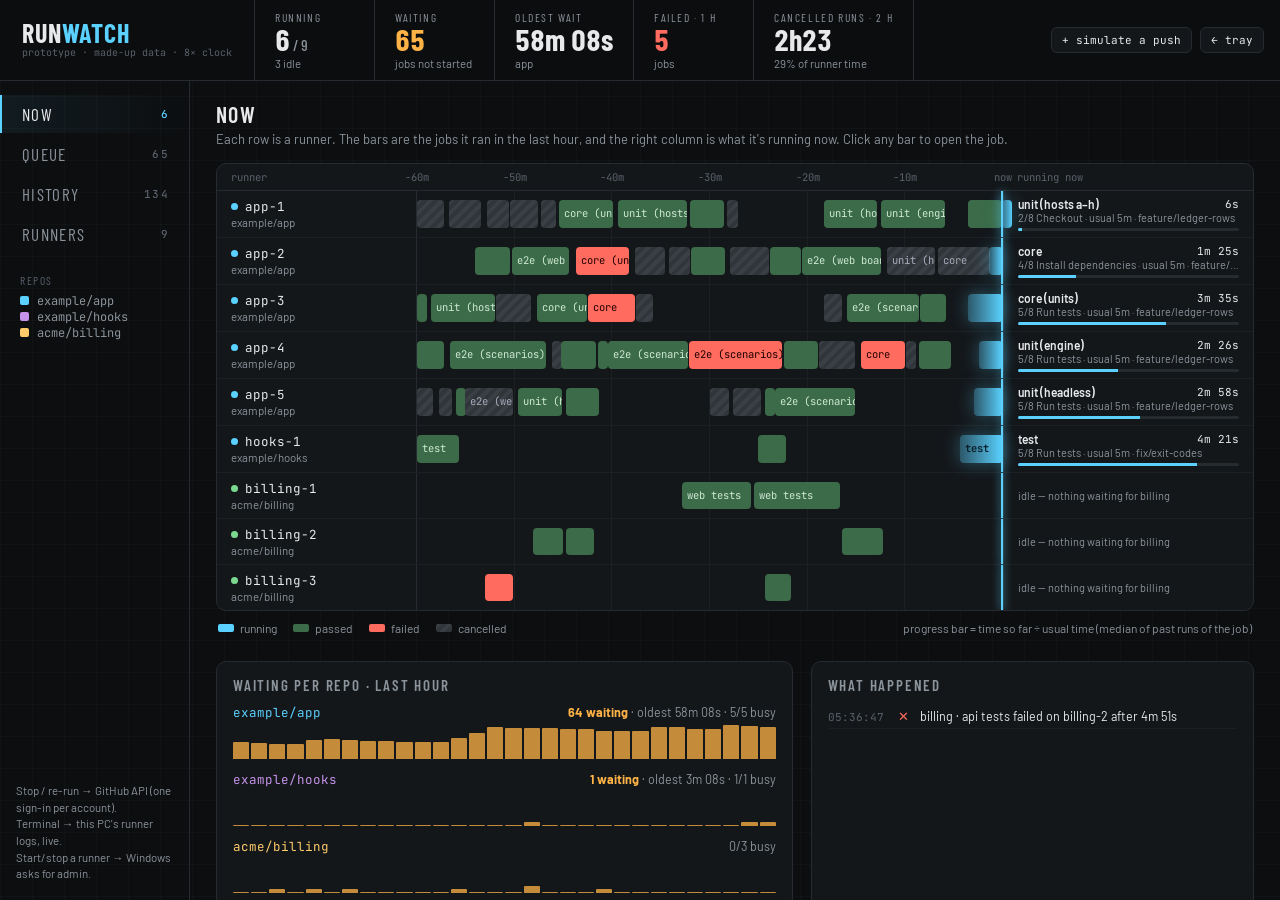
<file: prototype/dashboard.html>
<!doctype html>
<html lang="en">
<head>
<meta charset="utf-8">
<title>Runwatch — dashboard</title>
<link rel="preconnect" href="https://fonts.googleapis.com">
<link href="https://fonts.googleapis.com/css2?family=Barlow:wght@400;500;600&family=Barlow+Condensed:wght@500;600;700&family=JetBrains+Mono:wght@400;500&display=swap" rel="stylesheet">
<style>
  :root{
    --bg:#0c0e10; --panel:#14171a; --panel2:#1a1e22; --line:#262b31; --ink:#e7e9ea; --dim:#8b939b; --faint:#59616a;
    --run:#5ad1ff; --ok:#7bd88f; --bad:#ff6b5e; --wait:#ffb347; --cancel:#6d737b;
    --mono:'JetBrains Mono',ui-monospace,monospace; --cond:'Barlow Condensed',sans-serif; --body:'Barlow',sans-serif;
  }
  *{box-sizing:border-box}
  html,body{height:100%}
  body{margin:0;background:var(--bg);color:var(--ink);font-family:var(--body);font-size:14px;display:grid;grid-template-rows:auto 1fr;
    background-image:linear-gradient(rgba(255,255,255,.018) 1px,transparent 1px),linear-gradient(90deg,rgba(255,255,255,.018) 1px,transparent 1px);background-size:32px 32px}
  /* top */
  .top{display:flex;align-items:stretch;border-bottom:1px solid var(--line);background:rgba(12,14,16,.92);backdrop-filter:blur(8px);position:sticky;top:0;z-index:5}
  .brand{padding:12px 22px;border-right:1px solid var(--line);display:flex;flex-direction:column;justify-content:center}
  .brand h1{margin:0;font-family:var(--cond);font-weight:700;font-size:26px;letter-spacing:.04em;text-transform:uppercase;line-height:1}
  .brand h1 span{color:var(--run)}
  .brand small{font-family:var(--mono);font-size:10px;color:var(--faint)}
  .facts{display:flex;flex:1}
  .fact{padding:10px 20px;border-right:1px solid var(--line);min-width:120px}
  .fact .k{font-family:var(--cond);font-size:11.5px;letter-spacing:.14em;text-transform:uppercase;color:var(--dim)}
  .fact .v{font-family:var(--cond);font-weight:700;font-size:30px;line-height:1.05;font-variant-numeric:tabular-nums}
  .fact .v small{font-size:15px;color:var(--dim);font-weight:500}
  .fact .s{font-size:11.5px;color:var(--dim)}
  .tools{display:flex;align-items:center;gap:8px;padding:0 16px}
  .btn{all:unset;cursor:pointer;font-family:var(--mono);font-size:11px;border:1px solid var(--line);border-radius:6px;padding:5px 10px;color:var(--ink);background:var(--panel);white-space:nowrap}
  .btn:hover{border-color:var(--ink)}
  .btn.stop{color:var(--bad);border-color:rgba(255,107,94,.4)} .btn.stop:hover{border-color:var(--bad);background:rgba(255,107,94,.08)}
  .btn.go{color:var(--run);border-color:rgba(90,209,255,.4)} .btn.go:hover{border-color:var(--run)}
  .btn.adm::after{content:"admin";font-size:9px;margin-left:6px;padding:0 4px;border-radius:3px;background:#2b3036;color:var(--dim)}
  .main{display:grid;grid-template-columns:190px 1fr;min-height:0}
  nav{border-right:1px solid var(--line);padding:14px 0;display:flex;flex-direction:column;gap:2px}
  nav a{display:flex;justify-content:space-between;padding:9px 20px;color:var(--dim);text-decoration:none;font-family:var(--cond);font-size:17px;letter-spacing:.08em;text-transform:uppercase;border-left:2px solid transparent}
  nav a:hover{color:var(--ink)}
  nav a.on{color:var(--ink);border-left-color:var(--run);background:linear-gradient(90deg,rgba(90,209,255,.07),transparent)}
  nav a b{font-family:var(--mono);font-size:11px;font-weight:500;color:var(--faint);align-self:center}
  nav a.on b{color:var(--run)}
  nav .repoF{margin-top:18px;padding:0 20px;display:flex;flex-direction:column;gap:6px}
  nav .repoF .h{font-family:var(--cond);font-size:11.5px;letter-spacing:.14em;color:var(--faint);text-transform:uppercase}
  nav label{display:flex;gap:8px;align-items:center;font-family:var(--mono);font-size:12px;cursor:pointer;color:var(--dim)}
  nav label i{width:9px;height:9px;border-radius:2px}
  nav .note{margin:auto 16px 4px;font-size:11.5px;color:var(--dim);line-height:1.45}
  section.view{padding:20px 26px 60px;overflow:auto;min-width:0}
  h2{font-family:var(--cond);font-weight:600;font-size:22px;letter-spacing:.06em;text-transform:uppercase;margin:0 0 4px}
  .sub{color:var(--dim);margin:0 0 16px;font-size:13px}
  .hide{display:none!important}

  /* yard timeline */
  .yard{border:1px solid var(--line);border-radius:10px;background:var(--panel);overflow:hidden}
  .yhead{display:grid;grid-template-columns:200px 1fr 250px;border-bottom:1px solid var(--line);font-family:var(--mono);font-size:10.5px;color:var(--faint)}
  .yhead .ticks{position:relative;height:24px}
  .yhead .ticks span{position:absolute;top:6px;transform:translateX(-50%)}
  .lane{display:grid;grid-template-columns:200px 1fr 250px;border-bottom:1px solid rgba(255,255,255,.04);min-height:44px}
  .lane:last-child{border-bottom:0}
  .lane .who{padding:7px 14px;display:flex;flex-direction:column;justify-content:center;border-right:1px solid var(--line)}
  .lane .who .n{font-family:var(--mono);font-size:12.5px;display:flex;align-items:center;gap:7px}
  .lane .who .n i{width:7px;height:7px;border-radius:50%}
  .lane .who .r{font-size:11.5px;color:var(--dim)}
  .track{position:relative;background:repeating-linear-gradient(90deg,transparent 0,transparent calc(16.666% - 1px),rgba(255,255,255,.04) calc(16.666% - 1px),rgba(255,255,255,.04) 16.666%)}
  .seg{position:absolute;top:9px;bottom:9px;border-radius:4px;cursor:pointer;overflow:hidden;font-size:10.5px;font-family:var(--mono);color:#0b0d0f;padding:0 5px;line-height:26px;white-space:nowrap;min-width:2px}
  .seg:hover{filter:brightness(1.2);z-index:2;outline:1px solid #fff}
  .seg.success{background:#3b6b48;color:#cfe9d5}
  .seg.failure{background:var(--bad);color:#200}
  .seg.cancelled{background:repeating-linear-gradient(135deg,#3a3f45 0 4px,#30353a 4px 8px);color:#aab}
  .seg.live{background:linear-gradient(90deg,rgba(90,209,255,.35),var(--run));color:#04161f;font-weight:500;box-shadow:0 0 18px rgba(90,209,255,.35)}
  .nowline{position:absolute;top:0;bottom:0;right:0;width:2px;background:var(--run);box-shadow:0 0 8px var(--run)}
  .lane .cur{padding:6px 14px;border-left:1px solid var(--line);font-size:12px;display:flex;flex-direction:column;justify-content:center;cursor:pointer;min-width:0}
  .lane .cur:hover{background:var(--panel2)}
  .lane .cur .a{display:flex;gap:6px;white-space:nowrap}
  .lane .cur .a b{font-weight:600;overflow:hidden;text-overflow:ellipsis}
  .lane .cur .a span{margin-left:auto;font-family:var(--mono);font-size:11px;font-variant-numeric:tabular-nums}
  .lane .cur .b{color:var(--dim);font-size:11px;white-space:nowrap;overflow:hidden;text-overflow:ellipsis}
  .pbar{height:3px;background:#262b30;border-radius:2px;margin-top:4px;overflow:hidden}
  .pbar i{display:block;height:100%;background:var(--run)}
  .pbar.over i{background:var(--wait)}
  .legend{display:flex;gap:16px;margin:10px 2px 26px;font-size:12px;color:var(--dim)}
  .legend span{display:flex;gap:6px;align-items:center}
  .legend i{width:16px;height:8px;border-radius:2px;display:inline-block}
  .grid2{display:grid;grid-template-columns:1.3fr 1fr;gap:18px}
  .card{border:1px solid var(--line);border-radius:10px;background:var(--panel);padding:14px 16px}
  .card h3{font-family:var(--cond);font-size:15px;letter-spacing:.12em;text-transform:uppercase;color:var(--dim);margin:0 0 10px;font-weight:600}
  .ev{display:grid;grid-template-columns:62px 14px 1fr;gap:8px;font-size:12.5px;padding:4px 0;border-bottom:1px solid rgba(255,255,255,.03);align-items:baseline}
  .ev .t{font-family:var(--mono);font-size:11px;color:var(--faint)}
  .press{display:grid;gap:12px}
  .pr .l{display:flex;justify-content:space-between;font-size:12.5px;margin-bottom:4px}
  .pr .l .nm{font-family:var(--mono)}
  .pr .l .q{color:var(--dim)}
  .pr .l .q b{color:var(--wait)}
  .spark{height:34px;display:flex;align-items:flex-end;gap:2px}
  .spark i{flex:1;background:var(--wait);opacity:.75;border-radius:1px 1px 0 0;min-height:1px}

  /* queue board */
  .board{border:1px solid var(--line);border-radius:10px;overflow:hidden;background:#0a0b0c}
  .board table{width:100%;border-collapse:collapse}
  .board th{font-family:var(--cond);font-weight:600;font-size:12px;letter-spacing:.16em;text-transform:uppercase;color:var(--faint);text-align:left;padding:10px 14px;border-bottom:1px solid var(--line);background:var(--panel)}
  .board td{padding:10px 14px;border-bottom:1px solid rgba(255,255,255,.04);vertical-align:middle}
  .board tr.runrow td{font-family:var(--cond);font-size:19px;letter-spacing:.04em}
  .board tr.runrow:hover{background:rgba(255,179,71,.04)}
  .board .pos{font-family:var(--mono);font-size:12px;color:var(--faint);width:40px}
  .board .waited{font-family:var(--mono);font-size:15px;font-variant-numeric:tabular-nums;color:var(--wait)}
  .board .waited.hot{color:var(--bad)}
  .board .waited.cool{color:var(--ink)}
  .board .rp{font-family:var(--mono);font-size:12px}
  .board .br{font-family:var(--mono);font-size:12.5px;color:var(--ink)}
  .board .jobs{font-family:var(--body);font-size:12px;color:var(--dim);letter-spacing:0;max-width:620px}
  .pill{display:inline-block;font-family:var(--mono);font-size:10.5px;padding:1px 6px;border-radius:99px;border:1px solid var(--line);color:var(--dim);margin:1px 3px 1px 0}
  .pill.q{border-color:rgba(255,179,71,.4);color:var(--wait)}
  .pill.r{border-color:rgba(90,209,255,.5);color:var(--run)}
  .pill.f{border-color:rgba(255,107,94,.5);color:var(--bad)}
  .pill.ok{border-color:rgba(123,216,143,.4);color:var(--ok)}
  .inl{display:flex;gap:6px;align-items:center;justify-content:flex-end}
  .confirm{font-family:var(--body);font-size:12px;letter-spacing:0;color:var(--bad)}

  /* history */
  .tiles{display:grid;grid-template-columns:repeat(5,1fr);gap:12px;margin-bottom:18px}
  .tile{border:1px solid var(--line);border-radius:10px;background:var(--panel);padding:12px 14px}
  .tile .k{font-family:var(--cond);font-size:12px;letter-spacing:.14em;text-transform:uppercase;color:var(--dim)}
  .tile .v{font-family:var(--cond);font-weight:700;font-size:28px;font-variant-numeric:tabular-nums}
  .tile .s{font-size:11.5px;color:var(--dim)}
  .filters{display:flex;gap:6px;margin-bottom:10px}
  .filters .btn.on{border-color:var(--run);color:var(--run)}
  table.hist{width:100%;border-collapse:collapse;font-size:12.5px;background:var(--panel);border:1px solid var(--line);border-radius:10px;overflow:hidden}
  table.hist th{font-family:var(--cond);font-size:12px;letter-spacing:.14em;text-transform:uppercase;color:var(--faint);text-align:left;padding:8px 12px;border-bottom:1px solid var(--line);font-weight:600}
  table.hist td{padding:7px 12px;border-bottom:1px solid rgba(255,255,255,.035)}
  table.hist tr{cursor:pointer} table.hist tbody tr:hover{background:var(--panel2)}
  .num{font-family:var(--mono);font-size:11.5px;font-variant-numeric:tabular-nums;text-align:right}
  .res{font-family:var(--mono);font-size:11px}
  .res.success{color:var(--ok)} .res.failure{color:var(--bad)} .res.cancelled{color:var(--cancel)}
  .wbar{display:inline-block;height:6px;border-radius:2px;background:var(--wait);vertical-align:middle;margin-right:2px;opacity:.8}
  .rbar{display:inline-block;height:6px;border-radius:2px;background:var(--run);vertical-align:middle;opacity:.8}

  /* runners */
  .rgrid{display:grid;grid-template-columns:repeat(auto-fill,minmax(270px,1fr));gap:14px}
  .rc{border:1px solid var(--line);border-radius:10px;background:var(--panel);padding:14px;display:flex;flex-direction:column;gap:8px}
  .rc .h{display:flex;align-items:center;gap:8px}
  .rc .h b{font-family:var(--mono);font-size:14px}
  .rc .h .st{margin-left:auto;font-family:var(--mono);font-size:10.5px;padding:2px 7px;border-radius:99px}
  .st.on{background:rgba(123,216,143,.12);color:var(--ok)} .st.busy{background:rgba(90,209,255,.12);color:var(--run)} .st.off{background:rgba(255,107,94,.12);color:var(--bad)}
  .kv{display:grid;grid-template-columns:auto 1fr;gap:3px 12px;font-size:12px}
  .kv span:nth-child(odd){color:var(--dim)}
  .kv span:nth-child(even){font-family:var(--mono);font-size:11.5px;text-align:right}
  .rc .acts{display:flex;gap:6px;flex-wrap:wrap;margin-top:4px}

  /* drawer */
  .scrim{position:fixed;inset:0;background:rgba(0,0,0,.45);z-index:9}
  .drawer{position:fixed;top:0;right:0;bottom:0;width:min(980px,78vw);background:#0f1214;border-left:1px solid var(--line);z-index:10;display:grid;grid-template-rows:auto auto 1fr;box-shadow:-20px 0 60px rgba(0,0,0,.5);animation:slide .22s ease-out}
  @keyframes slide{from{transform:translateX(40px);opacity:.3}}
  .dh{padding:16px 20px 12px;border-bottom:1px solid var(--line);display:flex;flex-direction:column;gap:10px}
  .dh .t{flex:1;min-width:0}
  .dh h3{margin:0;font-family:var(--cond);font-size:28px;font-weight:700;letter-spacing:.02em;display:flex;gap:10px;align-items:center}
  .dh .meta{font-family:var(--mono);font-size:11.5px;color:var(--dim);margin-top:4px}
  .stat{font-family:var(--mono);font-size:11px;padding:2px 8px;border-radius:99px;font-weight:500}
  .stat.in_progress{background:rgba(90,209,255,.15);color:var(--run)} .stat.queued{background:rgba(255,179,71,.15);color:var(--wait)}
  .stat.success{background:rgba(123,216,143,.15);color:var(--ok)} .stat.failure{background:rgba(255,107,94,.15);color:var(--bad)} .stat.cancelled{background:#22262b;color:var(--dim)}
  .dacts{display:flex;gap:6px;flex-wrap:wrap}
  .times{display:grid;grid-template-columns:repeat(5,1fr);border-bottom:1px solid var(--line)}
  .times div{padding:9px 20px;border-right:1px solid var(--line)}
  .times div:last-child{border-right:0}
  .times .k{font-family:var(--cond);font-size:11px;letter-spacing:.14em;text-transform:uppercase;color:var(--dim)}
  .times .v{font-family:var(--mono);font-size:15px;font-variant-numeric:tabular-nums}
  .dbody{display:grid;grid-template-columns:250px 1fr;min-height:0}
  .steps{border-right:1px solid var(--line);overflow:auto;padding:8px 0}
  .step{display:grid;grid-template-columns:18px 1fr auto;gap:8px;padding:6px 14px;font-size:12.5px;cursor:pointer;align-items:center}
  .step:hover{background:var(--panel2)}
  .step .ic{font-size:12px;text-align:center}
  .step .d{font-family:var(--mono);font-size:11px;color:var(--dim)}
  .step.in_progress{background:rgba(90,209,255,.06)} .step.in_progress .ic{color:var(--run)}
  .step.pending{color:var(--faint)}
  .spin{display:inline-block;width:10px;height:10px;border:2px solid var(--run);border-right-color:transparent;border-radius:50%;animation:sp 1s linear infinite}
  @keyframes sp{to{transform:rotate(360deg)}}
  .term{display:grid;grid-template-rows:auto 1fr;min-height:0;background:#060708}
  .tbar{display:flex;gap:8px;align-items:center;padding:7px 12px;border-bottom:1px solid #1b1f23;font-size:12px;color:var(--dim)}
  .tbar input[type=search]{all:unset;font-family:var(--mono);font-size:11.5px;border:1px solid #23282d;border-radius:5px;padding:3px 8px;width:180px;color:var(--ink)}
  .tbar label{display:flex;gap:5px;align-items:center;cursor:pointer}
  .tbar .src{margin-left:auto;font-family:var(--mono);font-size:10.5px;color:var(--faint)}
  .tout{overflow:auto;font-family:var(--mono);font-size:12px;line-height:1.55;padding:8px 0 30px;color:#cdd5da}
  .ln{display:grid;grid-template-columns:44px auto 1fr;gap:10px;padding:0 14px;white-space:pre-wrap;word-break:break-all}
  .ln:hover{background:#111518}
  .ln .no{color:#3b434b;text-align:right;user-select:none}
  .ln .ts{color:#4c565f;user-select:none}
  .tout.nots .ts{display:none}
  .ln.group{color:#fff;font-weight:500;margin-top:6px}
  .ln.group .tx::before{content:"▾ ";color:var(--run)}
  .ln.cmd .tx{color:var(--run)} .ln.ok .tx{color:#9fd8a9} .ln.err .tx{color:var(--bad)} .ln.warn .tx{color:var(--wait)} .ln.dim .tx{color:#69737c}
  .ln mark{background:rgba(255,179,71,.35);color:inherit}
  .follow{position:absolute;right:30px;bottom:24px}
</style>
</head>
<body>
<div class="top">
  <div class="brand"><h1>Run<span>watch</span></h1><small>prototype · made-up data · 8× clock</small></div>
  <div class="facts" id="facts"></div>
  <div class="tools"><button class="btn" id="push">+ simulate a push</button><a class="btn" href="tray.html" style="text-decoration:none">← tray</a></div>
</div>
<div class="main">
  <nav id="nav">
    <a href="#now" data-v="now">Now <b id="nNow"></b></a>
    <a href="#queue" data-v="queue">Queue <b id="nQueue"></b></a>
    <a href="#history" data-v="history">History <b id="nHist"></b></a>
    <a href="#runners" data-v="runners">Runners <b id="nRun"></b></a>
    <div class="repoF"><div class="h">Repos</div><div id="repoF"></div></div>
    <div class="note">Stop / re-run → GitHub API (one sign-in per account).<br>Terminal → this PC's runner logs, live.<br>Start/stop a runner → Windows asks for admin.</div>
  </nav>
  <section class="view" id="v-now"></section>
  <section class="view hide" id="v-queue"></section>
  <section class="view hide" id="v-history"></section>
  <section class="view hide" id="v-runners"></section>
</div>
<div id="drawerHost"></div>

<script src="mock.js"></script>
<script>
const $ = s => document.querySelector(s);
const esc = s => String(s).replace(/[&<>"]/g, c => ({'&':'&amp;','<':'&lt;','>':'&gt;','"':'&quot;'}[c]));
const F = Sim.fmtDur, FS = Sim.fmtShort, R = Sim.repos;
const WIN = 60 * 60 * 1000;
const repoOn = new Set(Object.keys(R));
let view = 'now', jobOpen = null, confirmRun = null, histFilter = 'all';
const vis = j => repoOn.has(j.repo);
const sec = (a, b) => ((b ?? Sim.now) - a) / 1000;

// ---------- top facts ----------
function renderFacts() {
  const s = Sim.summary();
  const done = Sim.completed().filter(j => Sim.now - j.finishedAt < 2 * 3600e3);
  const wasted = done.filter(j => j.conclusion === 'cancelled').reduce((t, j) => t + sec(j.startedAt, j.finishedAt), 0);
  const busySec = done.reduce((t, j) => t + sec(j.startedAt, j.finishedAt), 0) || 1;
  $('#facts').innerHTML = `
    <div class="fact"><div class="k">Running</div><div class="v">${s.busy}<small> / ${s.total}</small></div><div class="s">${s.total - s.busy} idle${s.online < s.total ? ` · ${s.total - s.online} stopped` : ''}</div></div>
    <div class="fact"><div class="k">Waiting</div><div class="v" style="color:${s.waiting ? 'var(--wait)' : ''}">${s.waiting}</div><div class="s">jobs not started</div></div>
    <div class="fact"><div class="k">Oldest wait</div><div class="v">${s.waiting ? F(s.oldest) : '—'}</div><div class="s">${s.waiting ? Sim.repos[Sim.queued()[0].repo].short : ''}</div></div>
    <div class="fact"><div class="k">Failed · 1 h</div><div class="v" style="color:${s.failedHour ? 'var(--bad)' : ''}">${s.failedHour}</div><div class="s">jobs</div></div>
    <div class="fact"><div class="k">Cancelled runs · 2 h</div><div class="v">${FS(wasted)}</div><div class="s">${Math.round(wasted / busySec * 100)}% of runner time</div></div>`;
  $('#nNow').textContent = s.busy; $('#nQueue').textContent = s.waiting; $('#nRun').textContent = s.total;
  $('#nHist').textContent = Sim.completed().length;
}

// ---------- NOW ----------
function renderNow() {
  const t0 = Sim.now - WIN;
  const x = t => Math.max(0, (t - t0) / WIN * 100);
  const lanes = Sim.runners.filter(r => repoOn.has(r.repo)).map(r => {
    const segs = r.history.filter(h => h.to > t0).map(h => { const j = Sim.jobs.get(h.jobId); const l = x(h.from), w = x(h.to) - l;
      return `<div class="seg ${h.conclusion}" style="left:${l}%;width:${w}%" data-job="${h.jobId}" title="${esc(j.name)} · ${h.conclusion} · ${F((h.to - h.from) / 1000)}">${w > 7 ? esc(j.name) : ''}</div>`; }).join('');
    const j = r.jobId && Sim.jobs.get(r.jobId);
    let live = '', cur = `<div class="cur"><div class="b">${r.service === 'running' ? 'idle — nothing waiting for ' + R[r.repo].short : 'service stopped'}</div></div>`;
    if (j) {
      const l = x(j.startedAt), el = sec(j.startedAt), p = Math.min(100, el / j.usual * 100), st = j.steps[Sim.stepIndex(j)] || {};
      live = `<div class="seg live" style="left:${l}%;width:${100 - l}%" data-job="${j.id}">${100 - l > 7 ? esc(j.name) : ''}</div>`;
      cur = `<div class="cur" data-job="${j.id}"><div class="a"><b>${esc(j.name)}</b><span style="color:${el > j.usual ? 'var(--wait)' : ''}">${F(el)}</span></div>
        <div class="b">${Sim.stepIndex(j) + 1}/${j.steps.length} ${esc(st.name || '')} · usual ${FS(j.usual)} · ${esc(Sim.runs.get(j.runId).branch)}</div>
        <div class="pbar ${el > j.usual ? 'over' : ''}"><i style="width:${p}%"></i></div></div>`;
    }
    const dot = r.service !== 'running' ? 'var(--bad)' : j ? 'var(--run)' : 'var(--ok)';
    return `<div class="lane"><div class="who"><span class="n"><i style="background:${dot}"></i>${r.name}</span><span class="r">${r.repo}</span></div>
      <div class="track">${segs}${live}<div class="nowline"></div></div>${cur}</div>`;
  }).join('');
  const ticks = [60, 50, 40, 30, 20, 10, 0].map((m, i) => `<span style="left:${i / 6 * 100}%">${m ? '−' + m + 'm' : 'now'}</span>`).join('');
  const s = Sim.summary();
  // queue depth per repo over the last hour (reconstructed from queued/started times)
  const press = s.byRepo.filter(r => repoOn.has(r.repo)).map(r => {
    const jobs = [...Sim.jobs.values()].filter(j => j.repo === r.repo);
    const bars = Array.from({ length: 30 }, (_, i) => { const t = t0 + (i + 1) / 30 * WIN; return jobs.filter(j => j.queuedAt <= t && (j.status === 'queued' || (j.startedAt > t))).length; });
    const mx = Math.max(10, ...bars);
    return `<div class="pr"><div class="l"><span class="nm" style="color:${r.color}">${r.repo}</span><span class="q">${r.waiting ? `<b>${r.waiting} waiting</b> · oldest ${F((Sim.now - r.oldest) / 1000)} · ` : ''}${r.busy}/${r.runners} busy</span></div>
      <div class="spark">${bars.map(b => `<i style="height:${b / mx * 100}%"></i>`).join('')}</div></div>`;
  }).join('');
  const icon = { failed: ['✕', 'var(--bad)'], superseded: ['⤳', 'var(--dim)'], cancelled: ['■', 'var(--bad)'], rerun: ['↻', 'var(--run)'], pushed: ['＋', 'var(--wait)'], service: ['⏻', 'var(--dim)'] };
  const evs = Sim.events.filter(e => true).slice(0, 12).map(e => { const [c, col] = icon[e.kind] || ['·', 'var(--dim)'];
    return `<div class="ev"><span class="t">${Sim.clock(e.t)}</span><span style="color:${col}">${c}</span><span>${esc(e.text)}</span></div>`; }).join('');
  $('#v-now').innerHTML = `<h2>Now</h2><p class="sub">Each row is a runner. The bars are the jobs it ran in the last hour, and the right column is what it's running now. Click any bar to open the job.</p>
    <div class="yard"><div class="yhead"><span style="padding:6px 14px">runner</span><div class="ticks">${ticks}</div><span style="padding:6px 14px">running now</span></div>${lanes}</div>
    <div class="legend"><span><i style="background:var(--run)"></i>running</span><span><i style="background:#3b6b48"></i>passed</span><span><i style="background:var(--bad)"></i>failed</span><span><i style="background:repeating-linear-gradient(135deg,#3a3f45 0 4px,#30353a 4px 8px)"></i>cancelled</span><span style="margin-left:auto">progress bar = time so far ÷ usual time (median of past runs of the job)</span></div>
    <div class="grid2"><div class="card"><h3>Waiting per repo · last hour</h3><div class="press">${press}</div></div><div class="card"><h3>What happened</h3>${evs}</div></div>`;
}

// ---------- QUEUE ----------
function renderQueue() {
  const q = Sim.queued().filter(vis);
  const runs = [...new Set(q.map(j => j.runId))].map(id => Sim.runs.get(id));
  const rows = runs.map((run, i) => {
    const jobs = run.jobIds.map(id => Sim.jobs.get(id));
    const wq = jobs.filter(j => j.status === 'queued'), wr = jobs.filter(j => j.status === 'in_progress'), wd = jobs.filter(j => j.status === 'completed');
    const w = sec(Math.min(...wq.map(j => j.queuedAt)));
    const cls = w > 45 * 60 ? 'hot' : w > 15 * 60 ? '' : 'cool';
    const act = confirmRun === run.id
      ? `<span class="confirm">Cancel ${wq.length + wr.length} jobs?</span><button class="btn stop" data-a="yes" data-id="${run.id}">Stop run</button><button class="btn" data-a="no">Keep</button>`
      : `<button class="btn stop" data-a="stop" data-id="${run.id}">■ stop run</button>`;
    return `<tr class="runrow"><td class="pos">${String(i + 1).padStart(2, '0')}</td><td class="waited ${cls}">${F(w)}</td>
      <td><span class="rp" style="color:${R[run.repo].color}">${R[run.repo].short}</span></td>
      <td><span class="br">${esc(run.branch)}</span><div style="font-family:var(--mono);font-size:10.5px;color:var(--faint);letter-spacing:0">#${run.id} · ${run.event}${run.pr ? ' #' + run.pr : ''} · ${run.actor}</div></td>
      <td class="jobs">${wr.length ? `<span class="pill r">${wr.length} running</span>` : ''}<span class="pill q">${wq.length} waiting</span>${wd.length ? `<span class="pill ok">${wd.length} done</span>` : ''}<br>${wq.slice(0, 6).map(j => esc(j.name)).join(' · ')}${wq.length > 6 ? ` · +${wq.length - 6}` : ''}</td>
      <td><div class="inl">${act}</div></td></tr>`;
  }).join('');
  const s = Sim.summary();
  $('#v-queue').innerHTML = `<h2>Queue</h2><p class="sub">Runs with jobs that haven't started, oldest first. Waits turn amber after 15 min and red after 45 min. A runner only takes jobs from its own repo, so the queue is shared only within a repo.</p>
    <div style="display:flex;gap:10px;margin-bottom:14px">${s.byRepo.filter(r => repoOn.has(r.repo)).map(r => `<div class="tile" style="flex:1"><div class="k" style="color:${r.color}">${r.repo}</div><div class="v">${r.waiting}<small style="font-size:14px;color:var(--dim);font-weight:500"> waiting · ${r.busy}/${r.runners} busy</small></div><div class="s">${r.waiting ? 'oldest ' + F((Sim.now - r.oldest) / 1000) : 'nothing waiting'}</div></div>`).join('')}</div>
    <div class="board"><table><thead><tr><th>#</th><th>Waited</th><th>Repo</th><th>Branch · run</th><th>Jobs</th><th></th></tr></thead><tbody>${rows || '<tr><td colspan=6 style="padding:30px;color:var(--dim);text-align:center">Nothing waiting.</td></tr>'}</tbody></table></div>`;
}

// ---------- HISTORY ----------
function median(a) { if (!a.length) return 0; const s = [...a].sort((x, y) => x - y); return s[Math.floor(s.length / 2)]; }
function renderHistory() {
  const all = Sim.completed().filter(vis);
  const list = all.filter(j => histFilter === 'all' || j.conclusion === histFilter);
  const waits = all.map(j => sec(j.queuedAt, j.startedAt)), runs = all.map(j => sec(j.startedAt, j.finishedAt));
  const c = k => all.filter(j => j.conclusion === k).length;
  const mxW = Math.max(...waits, 1), mxR = Math.max(...runs, 1);
  $('#v-history').innerHTML = `<h2>History</h2><p class="sub">Finished jobs. "Waited" is the time from queued to picked up by a runner. "Ran" is the time on the runner.</p>
    <div class="tiles">
      <div class="tile"><div class="k">Finished</div><div class="v">${all.length}</div><div class="s">jobs</div></div>
      <div class="tile"><div class="k">Passed</div><div class="v" style="color:var(--ok)">${c('success')}</div></div>
      <div class="tile"><div class="k">Failed</div><div class="v" style="color:var(--bad)">${c('failure')}</div><div class="s">${all.length ? Math.round(c('failure') / all.length * 100) : 0}% of finished</div></div>
      <div class="tile"><div class="k">Cancelled</div><div class="v">${c('cancelled')}</div><div class="s">${all.filter(j => j.why === 'superseded').length} by a newer push</div></div>
      <div class="tile"><div class="k">Median wait / run</div><div class="v">${FS(median(waits))} <small style="font-size:16px;color:var(--dim)">/ ${FS(median(runs))}</small></div></div>
    </div>
    <div class="filters">${['all', 'failure', 'cancelled', 'success'].map(f => `<button class="btn ${histFilter === f ? 'on' : ''}" data-f="${f}">${f === 'all' ? 'all' : f === 'failure' ? 'failed' : f === 'success' ? 'passed' : 'cancelled'}</button>`).join('')}</div>
    <table class="hist"><thead><tr><th>Finished</th><th>Repo</th><th>Job</th><th>Branch</th><th>Runner</th><th style="text-align:right">Waited</th><th style="text-align:right">Ran</th><th>Result</th><th></th></tr></thead><tbody>
    ${list.slice(0, 120).map(j => { const w = sec(j.queuedAt, j.startedAt), r = sec(j.startedAt, j.finishedAt);
      return `<tr data-job="${j.id}"><td class="num" style="text-align:left">${Sim.clock(j.finishedAt).slice(0, 5)}</td><td style="font-family:var(--mono);font-size:11.5px;color:${R[j.repo].color}">${R[j.repo].short}</td>
      <td>${esc(j.name)}${j.attempt > 1 ? ` <span class="pill">attempt ${j.attempt}</span>` : ''}</td><td style="font-family:var(--mono);font-size:11px;color:var(--dim)">${esc(Sim.runs.get(j.runId).branch)}</td>
      <td style="font-family:var(--mono);font-size:11.5px">${j.runner || '—'}</td>
      <td class="num"><span class="wbar" style="width:${w / mxW * 60}px"></span> ${FS(w)}</td><td class="num"><span class="rbar" style="width:${r / mxR * 60}px"></span> ${FS(r)}</td>
      <td class="res ${j.conclusion}">${j.conclusion}${j.why === 'superseded' ? ' <span style="color:var(--faint)">(newer push)</span>' : ''}</td>
      <td>${j.conclusion !== 'success' ? `<button class="btn go" data-a="rerun" data-id="${j.id}">↻</button>` : ''}</td></tr>`; }).join('')}
    </tbody></table>`;
}

// ---------- RUNNERS ----------
function renderRunners() {
  $('#v-runners').innerHTML = `<h2>Runners</h2><p class="sub">The Windows services on this PC (<code style="font-family:var(--mono);font-size:12px">D:\\actions-runner\\*</code>). Logs and checkouts grow over time, so their size is shown here.</p>
    <div class="rgrid">${Sim.runners.filter(r => repoOn.has(r.repo)).map(r => {
      const j = r.jobId && Sim.jobs.get(r.jobId);
      const h2 = r.history.filter(h => h.to > Sim.now - 2 * 3600e3);
      const busy = h2.reduce((t, h) => t + (Math.min(h.to, Sim.now) - Math.max(h.from, Sim.now - 2 * 3600e3)), 0) / (2 * 3600e3) * 100;
      const st = r.service !== 'running' ? ['off', 'stopped'] : j ? ['busy', 'busy'] : ['on', 'idle'];
      return `<div class="rc"><div class="h"><b>${r.name}</b><span style="font-family:var(--mono);font-size:11px;color:${R[r.repo].color}">${r.repo}</span><span class="st ${st[0]}">${st[1]}</span></div>
        <div class="kv"><span>Now</span><span>${j ? esc(j.name) + ' · ' + FS(sec(j.startedAt)) : '—'}</span>
        <span>Busy · last 2 h</span><span>${Math.round(busy)}% · ${h2.length} jobs</span>
        <span>Logs (_diag)</span><span>${r.diagMB} MB</span><span>Checkouts (_work)</span><span>${r.workMB} MB</span>
        <span>Service</span><span>actions.runner.…${r.name}</span><span>Version</span><span>${r.version}</span></div>
        <div class="acts">${r.service === 'running' ? `<button class="btn adm" data-a="svc" data-id="${r.name}" data-on="0">stop service</button>` : `<button class="btn adm go" data-a="svc" data-id="${r.name}" data-on="1">start service</button>`}<button class="btn">open folder</button><button class="btn">diag log</button></div></div>`;
    }).join('')}</div>`;
}

// ---------- DRAWER ----------
let rendered = { id: null, n: 0, first: null }, follow = true, showTs = true, search = '';
function openJob(id) { jobOpen = id; rendered = { id: null, n: 0 }; follow = true; search = ''; if (location.hash.startsWith('#job')) history.replaceState(null, '', '#' + view); renderDrawer(true); }
function closeJob() { jobOpen = null; $('#drawerHost').innerHTML = ''; }
function lineHTML(l, i) {
  let tx = esc(l.text); if (search) tx = tx.split(esc(search)).join(`<mark>${esc(search)}</mark>`);
  return `<div class="ln ${l.cls === 'group' ? 'group' : l.cls}"><span class="no">${i + 1}</span><span class="ts">${Sim.clock(l.t)}</span><span class="tx">${tx}</span></div>`;
}
function renderDrawer(full) {
  if (!jobOpen) return;
  const j = Sim.jobs.get(jobOpen); const run = Sim.runs.get(j.runId);
  const live = j.status !== 'completed';
  const runLive = run.jobIds.some(id => Sim.jobs.get(id).status !== 'completed');
  const anyBad = run.jobIds.some(id => { const x = Sim.jobs.get(id); return x.status === 'completed' && x.conclusion !== 'success'; });
  const waited = j.status === 'queued' ? sec(j.queuedAt) : sec(j.queuedAt, j.startedAt);
  const ran = j.status === 'queued' ? null : sec(j.startedAt, j.finishedAt || Sim.now);
  const head = `<div class="dh"><div class="t"><h3>${esc(j.name)} <span class="stat ${j.status === 'completed' ? j.conclusion : j.status}">${j.status === 'completed' ? j.conclusion : j.status.replace('_', ' ')}</span></h3>
      <div class="meta">${j.repo} · ${esc(run.branch)} @ ${run.sha} · run #${run.id}${j.attempt > 1 ? ' · attempt ' + j.attempt : ''} · ${run.event}${run.pr ? ' #' + run.pr : ''} · ${run.actor}${j.runner ? ' · on ' + j.runner : ''}</div></div>
      <div class="dacts">
        ${runLive ? (confirmRun === run.id ? `<span class="confirm" style="align-self:center">Cancel the run's unfinished jobs?</span><button class="btn stop" data-a="yes" data-id="${run.id}">Stop run</button><button class="btn" data-a="no">Keep</button>` : `<button class="btn stop" data-a="stop" data-id="${run.id}">■ stop run</button>`) : ''}
        ${!live ? `<button class="btn go" data-a="rerunOpen" data-id="${j.id}">↻ re-run this job</button>` : ''}
        ${!runLive && anyBad ? `<button class="btn go" data-a="rerunFailed" data-id="${run.id}">↻ re-run failed jobs</button>` : ''}
        <button class="btn">copy log</button><button class="btn">open on GitHub ↗</button><button class="btn" data-a="close">✕</button></div></div>
    <div class="times"><div><div class="k">Queued</div><div class="v">${Sim.clock(j.queuedAt)}</div></div><div><div class="k">Waited</div><div class="v" style="color:${waited > 900 ? 'var(--wait)' : ''}">${F(waited)}</div></div>
      <div><div class="k">${live ? 'Running for' : 'Ran'}</div><div class="v">${ran == null ? '—' : F(ran)}</div></div><div><div class="k">Usual</div><div class="v">${F(j.usual)}</div></div>
      <div><div class="k">Step</div><div class="v">${j.status === 'queued' ? '—' : Math.min(Sim.stepIndex(j) + 1, j.steps.length) + ' / ' + j.steps.length}</div></div></div>`;
  const steps = j.steps.map((s, i) => { const ic = s.status === 'in_progress' ? '<span class="spin"></span>' : s.status === 'pending' ? '○' : s.conclusion === 'success' ? '<span style="color:var(--ok)">✓</span>' : s.conclusion === 'failure' ? '<span style="color:var(--bad)">✕</span>' : s.conclusion === 'cancelled' ? '<span style="color:var(--bad)">■</span>' : '<span style="color:var(--faint)">⊘</span>';
    const d = s.status === 'in_progress' ? F(sec(s.startedAt)) : s.finishedAt && s.startedAt ? F((s.finishedAt - s.startedAt) / 1000) : '';
    return `<div class="step ${s.status}" data-step="${esc(s.name)}"><span class="ic">${ic}</span><span>${esc(s.name)}</span><span class="d">${d}</span></div>`; }).join('');
  const host = $('#drawerHost');
  if (full || !host.querySelector('.drawer')) {
    host.innerHTML = `<div class="scrim" data-a="close"></div><div class="drawer"><div id="dhead">${head}</div><div></div>
      <div class="dbody"><div class="steps" id="dsteps">${steps}</div>
      <div class="term"><div class="tbar"><input type="search" id="tsearch" placeholder="find in log"><label><input type="checkbox" id="tts" ${showTs ? 'checked' : ''}> times</label><label><input type="checkbox" id="tfol" ${follow ? 'checked' : ''}> follow</label>
        <span class="src">${live ? 'live · D:\\actions-runner\\' + (j.runner || '…') + '\\_diag\\pages' : 'from GitHub (job logs API)'}</span></div>
      <div class="tout ${showTs ? '' : 'nots'}" id="tout"></div></div></div></div>`;
    rendered = { id: j.id, n: 0, first: null };
    $('#tsearch').oninput = e => { search = e.target.value; rendered.n = 0; $('#tout').innerHTML = ''; renderDrawer(false); };
    $('#tts').onchange = e => { showTs = e.target.checked; $('#tout').classList.toggle('nots', !showTs); };
    $('#tfol').onchange = e => { follow = e.target.checked; };
    $('#tout').addEventListener('scroll', e => { const t = e.target; const atEnd = t.scrollHeight - t.scrollTop - t.clientHeight < 30; if (!atEnd && follow) { follow = false; $('#tfol').checked = false; } });
  } else {
    $('#dhead').innerHTML = head; $('#dsteps').innerHTML = steps;
  }
  const out = $('#tout');
  if (j.status === 'queued') { out.innerHTML = `<div class="ln dim"><span class="no"></span><span class="ts"></span><span class="tx">Waiting for a runner. ${Sim.queued(j.repo).findIndex(x => x.id === j.id) + 1} in line for ${R[j.repo].short} (${R[j.repo].runners} runners).</span></div>`; rendered.n = 0; return; }
  if (rendered.first !== j.log[0]) { rendered.n = 0; rendered.first = j.log[0]; out.innerHTML = ''; }
  const lines = search ? j.log.map((l, i) => [l, i]).filter(([l]) => l.cls === 'group' || l.text.toLowerCase().includes(search.toLowerCase())) : j.log.map((l, i) => [l, i]);
  if (lines.length > rendered.n) {
    out.insertAdjacentHTML('beforeend', lines.slice(rendered.n).map(([l, i]) => lineHTML(l, i)).join(''));
    rendered.n = lines.length;
    if (follow) out.scrollTop = out.scrollHeight;
  }
}

// ---------- wiring ----------
function setView(v) { view = v; document.querySelectorAll('#nav a').forEach(a => a.classList.toggle('on', a.dataset.v === v)); ['now', 'queue', 'history', 'runners'].forEach(k => $('#v-' + k).classList.toggle('hide', k !== v)); renderAll(); }
function route() { const h = location.hash.slice(1); if (h.startsWith('job=')) { setView('now'); openJob(+h.slice(4)); return; } setView(['now', 'queue', 'history', 'runners'].includes(h) ? h : 'now'); }
addEventListener('hashchange', route);
$('#repoF').innerHTML = Object.entries(R).map(([k, r]) => `<label><input type="checkbox" checked data-repo="${k}" style="display:none"><i style="background:${r.color}"></i>${k}</label>`).join('');
$('#repoF').addEventListener('click', e => { const l = e.target.closest('label'); if (!l) return; e.preventDefault(); const k = l.querySelector('input').dataset.repo; repoOn.has(k) ? repoOn.delete(k) : repoOn.add(k); l.style.opacity = repoOn.has(k) ? 1 : .35; renderAll(); });
$('#push').onclick = () => { Sim.actions.push('example/app'); renderAll(); };
document.addEventListener('click', e => {
  const t = e.target.closest('[data-a]');
  if (t) {
    const a = t.dataset.a, id = t.dataset.id;
    if (a === 'close') return closeJob();
    if (a === 'stop') confirmRun = +id;
    if (a === 'no') confirmRun = null;
    if (a === 'yes') { Sim.actions.cancelRun(+id); confirmRun = null; }
    if (a === 'rerun') Sim.actions.rerunJob(+id);
    if (a === 'rerunOpen') { const n = Sim.actions.rerunJob(+id); openJob(n); return; }
    if (a === 'rerunFailed') Sim.actions.rerunFailed(+id);
    if (a === 'svc') Sim.actions.setService(id, t.dataset.on === '1');
    renderAll(); renderDrawer(false); return;
  }
  const f = e.target.closest('[data-f]'); if (f) { histFilter = f.dataset.f; renderHistory(); return; }
  const j = e.target.closest('[data-job]'); if (j) openJob(+j.dataset.job);
});
addEventListener('keydown', e => { if (e.key === 'Escape') closeJob(); });
let down = false, last = 0;
addEventListener('mousedown', () => down = true, true);
addEventListener('mouseup', () => setTimeout(() => down = false, 0), true);
function renderAll() { renderFacts(); ({ now: renderNow, queue: renderQueue, history: renderHistory, runners: renderRunners })[view](); }
route();
Sim.on(() => {
  if (down) return;
  renderDrawer(false);
  if (performance.now() - last < 1000) return; last = performance.now();
  const sel = getSelection(); if (sel && String(sel).length) return; // don't wipe a selection
  renderAll();
});
</script>
</body>
</html>
</file>
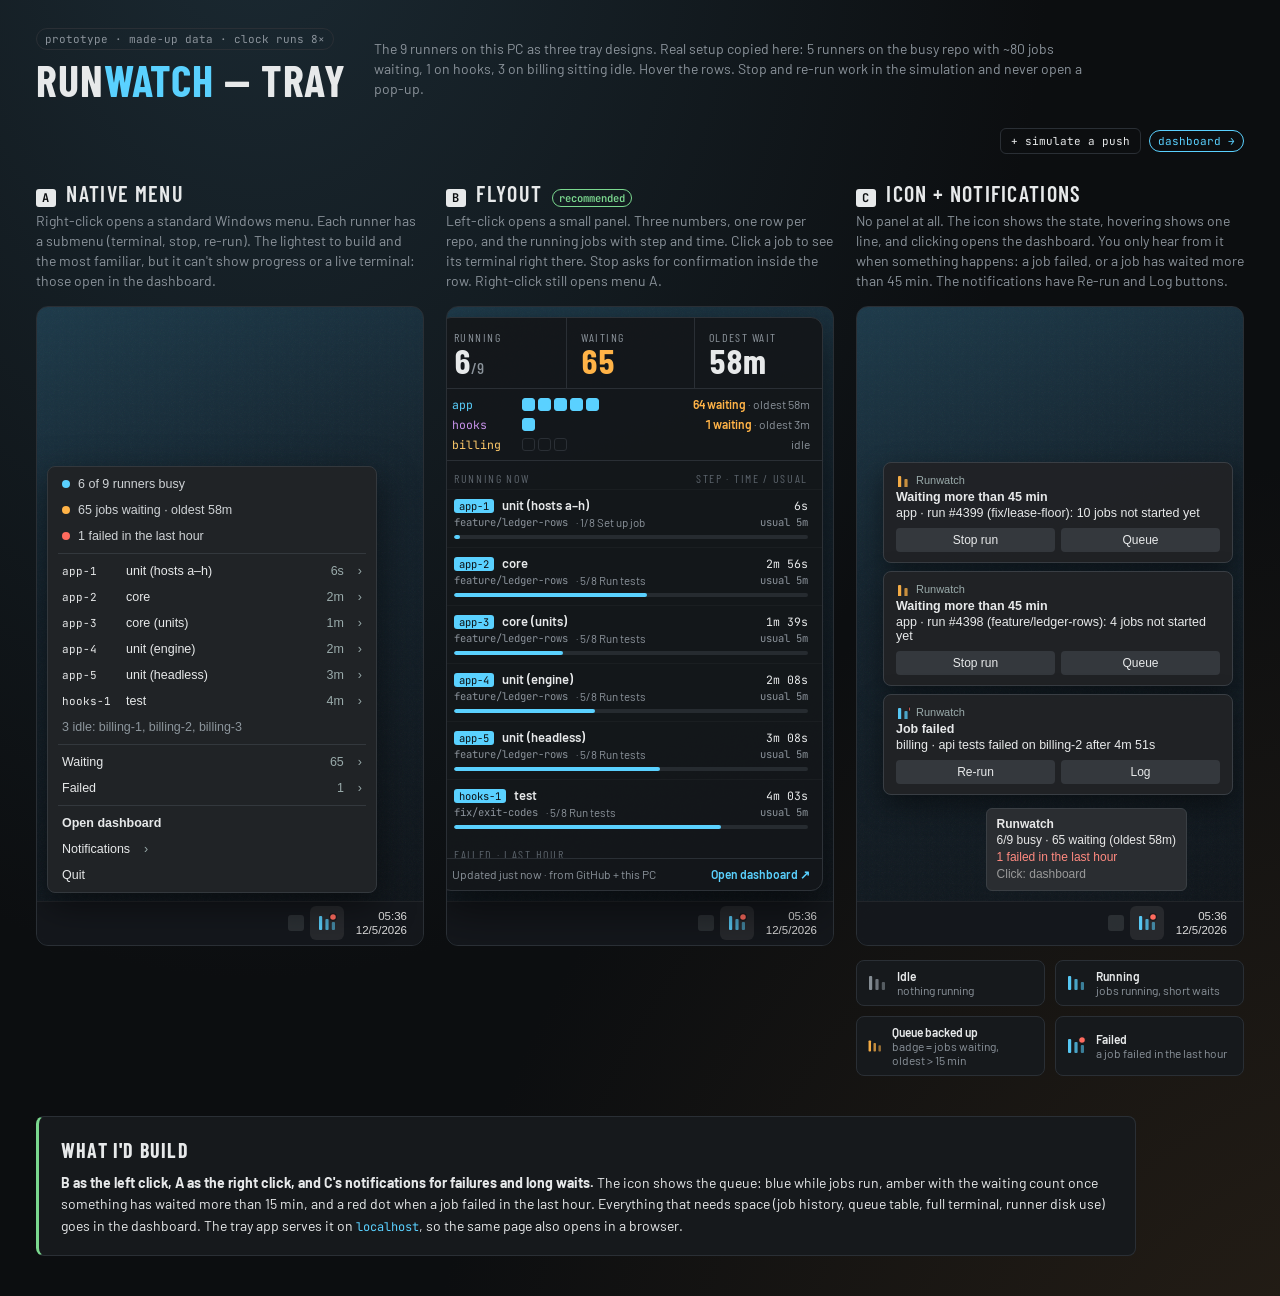
<file: prototype/tray.html>
<!doctype html>
<html lang="en">
<head>
<meta charset="utf-8">
<title>Runwatch — tray prototypes</title>
<link rel="preconnect" href="https://fonts.googleapis.com">
<link href="https://fonts.googleapis.com/css2?family=Barlow:wght@400;500;600&family=Barlow+Condensed:wght@500;600;700&family=JetBrains+Mono:wght@400;500&display=swap" rel="stylesheet">
<style>
  :root{
    --bg:#0c0e10; --panel:#16191c; --panel2:#1c2024; --line:#2a2f35; --ink:#e7e9ea; --dim:#8b939b; --faint:#5b636b;
    --run:#5ad1ff; --ok:#7bd88f; --bad:#ff6b5e; --wait:#ffb347; --cancel:#8a8f98;
    --mono:'JetBrains Mono',ui-monospace,monospace; --cond:'Barlow Condensed',sans-serif; --body:'Barlow',sans-serif;
  }
  *{box-sizing:border-box}
  body{margin:0;background:var(--bg);color:var(--ink);font-family:var(--body);font-size:14px;
    background-image:radial-gradient(ellipse at 20% -10%,#1b2a33 0,transparent 55%),radial-gradient(ellipse at 110% 120%,#2a2117 0,transparent 50%);
    min-height:100vh}
  header.page{padding:28px 36px 8px;display:flex;align-items:flex-end;gap:28px;flex-wrap:wrap}
  header.page h1{font-family:var(--cond);font-weight:700;font-size:44px;letter-spacing:.02em;margin:0;line-height:.9;text-transform:uppercase}
  header.page h1 span{color:var(--run)}
  header.page p{margin:0;color:var(--dim);max-width:720px;line-height:1.45}
  .chip{font-family:var(--mono);font-size:11px;border:1px solid var(--line);padding:3px 8px;border-radius:99px;color:var(--dim)}
  .sim{display:flex;gap:8px;align-items:center;margin-left:auto}
  .sim button{all:unset;cursor:pointer;font-family:var(--mono);font-size:11px;border:1px solid var(--line);padding:5px 10px;border-radius:6px;color:var(--ink)}
  .sim button:hover{border-color:var(--run)}
  .cols{display:grid;grid-template-columns:repeat(3,minmax(360px,1fr));gap:22px;padding:18px 36px 40px;align-items:start}
  @media (max-width:1250px){.cols{grid-template-columns:1fr}}
  .col h2{font-family:var(--cond);font-weight:600;font-size:22px;letter-spacing:.06em;text-transform:uppercase;margin:0 0 4px;display:flex;gap:10px;align-items:baseline}
  .col h2 b{font-family:var(--mono);font-size:12px;color:var(--bg);background:var(--ink);padding:1px 6px;border-radius:3px}
  .col h2 .rec{font-family:var(--mono);font-size:10.5px;color:var(--ok);border:1px solid var(--ok);padding:1px 6px;border-radius:99px;letter-spacing:0;text-transform:none}
  .col .why{color:var(--dim);margin:0 0 14px;line-height:1.45;min-height:60px}
  /* fake desktop */
  .desk{position:relative;height:640px;border-radius:12px;overflow:hidden;border:1px solid var(--line);
    background:linear-gradient(160deg,#1d3a4a 0%,#14222c 40%,#0f1419 100%)}
  .desk::after{content:"";position:absolute;inset:0;background-image:url("data:image/svg+xml,%3Csvg xmlns='http://www.w3.org/2000/svg' width='160' height='160'%3E%3Cfilter id='n'%3E%3CfeTurbulence baseFrequency='.9' numOctaves='2'/%3E%3C/filter%3E%3Crect width='160' height='160' filter='url(%23n)' opacity='.06'/%3E%3C/svg%3E");pointer-events:none}
  .taskbar{position:absolute;left:0;right:0;bottom:0;height:44px;background:rgba(22,24,28,.86);backdrop-filter:blur(18px);border-top:1px solid rgba(255,255,255,.06);display:flex;align-items:center;justify-content:flex-end;padding:0 10px;gap:6px;z-index:3}
  .taskbar .clock{font-family:'Segoe UI Variable','Segoe UI',sans-serif;font-size:11.5px;text-align:right;color:#ddd;line-height:1.25;padding:0 6px}
  .tico{width:34px;height:34px;border-radius:6px;display:grid;place-items:center;cursor:pointer;position:relative}
  .tico:hover,.tico.on{background:rgba(255,255,255,.08)}
  .tico .badge{position:absolute;right:1px;top:2px;font:600 9px/1 var(--mono);background:var(--wait);color:#1a1205;border-radius:99px;padding:2px 3px;min-width:14px;text-align:center}
  .tico .badge.bad{background:var(--bad);color:#fff}
  .other{width:16px;height:16px;border-radius:3px;background:#3a3f45;opacity:.6}

  /* A — native menu */
  .menu{position:absolute;right:46px;bottom:52px;width:330px;background:#202326;border:1px solid #33383d;border-radius:8px;padding:4px;box-shadow:0 12px 36px rgba(0,0,0,.5);
    font-family:'Segoe UI Variable','Segoe UI',sans-serif;font-size:12.5px;z-index:4}
  .mi{display:flex;align-items:center;gap:8px;padding:6px 10px;border-radius:4px;position:relative;cursor:default;white-space:nowrap}
  .mi:hover{background:#2e3236}
  .mi .r{margin-left:auto;color:#9aa;font-variant-numeric:tabular-nums}
  .mi .arrow{margin-left:6px;color:#9aa}
  .mi.head{color:#cfd3d6;pointer-events:none}
  .mi.head .dot{width:8px;height:8px;border-radius:50%}
  .sep{height:1px;background:#33383d;margin:4px 6px}
  .sub{display:none;position:absolute;right:100%;top:-5px;margin-right:2px;width:220px;background:#202326;border:1px solid #33383d;border-radius:8px;padding:4px;box-shadow:0 12px 36px rgba(0,0,0,.5)}
  .mi:hover>.sub{display:block}
  .mi .muted{color:#8c959c}

  /* B — flyout */
  .fly{position:absolute;right:10px;bottom:54px;width:384px;max-height:574px;display:flex;flex-direction:column;background:rgba(20,23,26,.97);border:1px solid #2d3238;border-radius:12px;box-shadow:0 18px 48px rgba(0,0,0,.55);overflow:hidden;z-index:4}
  .fly .top{display:grid;grid-template-columns:1fr 1fr 1fr;border-bottom:1px solid var(--line)}
  .fly .fig{padding:12px 14px 10px;border-right:1px solid var(--line)}
  .fly .fig:last-child{border-right:0}
  .fly .fig .k{font-family:var(--cond);font-size:12px;letter-spacing:.12em;text-transform:uppercase;color:var(--dim)}
  .fly .fig .v{font-family:var(--cond);font-weight:700;font-size:34px;line-height:1;font-variant-numeric:tabular-nums}
  .fly .fig .v small{font-size:16px;color:var(--dim);font-weight:500}
  .repos{padding:8px 12px;border-bottom:1px solid var(--line);display:grid;gap:5px}
  .repo{display:grid;grid-template-columns:60px auto 1fr;align-items:center;gap:10px;font-size:12px}
  .repo .nm{font-family:var(--mono);font-size:11.5px}
  .slots{display:flex;gap:3px}
  .slot{width:13px;height:13px;border-radius:3px;border:1px solid var(--line);background:transparent}
  .slot.busy{background:var(--run);border-color:var(--run);animation:pulse 1.6s ease-in-out infinite}
  .slot.off{background:repeating-linear-gradient(45deg,#3a3f45 0 2px,transparent 2px 4px)}
  @keyframes pulse{50%{opacity:.55}}
  .repo .q{color:var(--dim);text-align:right;font-variant-numeric:tabular-nums}
  .repo .q b{color:var(--wait);font-weight:600}
  .scroll{overflow:auto;flex:1}
  .sect{font-family:var(--cond);font-size:12px;letter-spacing:.14em;text-transform:uppercase;color:var(--faint);padding:10px 14px 4px;display:flex;justify-content:space-between}
  .job{padding:7px 14px 8px;border-top:1px solid rgba(255,255,255,.03);cursor:pointer;position:relative}
  .job:hover{background:var(--panel2)}
  .job .l1{display:flex;gap:8px;align-items:baseline}
  .job .rn{font-family:var(--mono);font-size:10.5px;color:var(--bg);background:var(--run);padding:0 5px;border-radius:3px}
  .job .nm{font-weight:600;font-size:13px;white-space:nowrap;overflow:hidden;text-overflow:ellipsis}
  .job .el{margin-left:auto;font-family:var(--mono);font-size:11.5px;font-variant-numeric:tabular-nums}
  .job .l2{display:flex;gap:8px;color:var(--dim);font-size:11.5px;margin-top:2px}
  .job .l2 .br{font-family:var(--mono);font-size:10.5px;max-width:160px;overflow:hidden;text-overflow:ellipsis;white-space:nowrap}
  .bar{height:4px;background:#262b30;border-radius:2px;margin-top:6px;position:relative;overflow:hidden}
  .bar i{position:absolute;left:0;top:0;bottom:0;background:var(--run);border-radius:2px;transition:width .25s linear}
  .bar.over i{background:var(--wait)}
  .acts{display:none;position:absolute;right:10px;top:6px;gap:4px;background:var(--panel2);padding-left:6px}
  .job:hover .acts{display:flex}
  .btn{all:unset;cursor:pointer;font-family:var(--mono);font-size:10.5px;border:1px solid var(--line);border-radius:5px;padding:3px 7px;color:var(--ink);background:var(--panel)}
  .btn:hover{border-color:var(--ink)}
  .btn.stop:hover{border-color:var(--bad);color:var(--bad)}
  .btn.go{border-color:var(--run);color:var(--run)}
  .mini{margin-top:7px;background:#07090a;border:1px solid #20252a;border-radius:6px;font-family:var(--mono);font-size:10.5px;line-height:1.5;padding:6px 8px;height:118px;overflow:hidden;display:flex;flex-direction:column;justify-content:flex-end;color:#c9d1d6}
  .mini div{white-space:nowrap;overflow:hidden;text-overflow:ellipsis}
  .ok{color:var(--ok)} .err{color:var(--bad)} .warn{color:var(--wait)} .dimc{color:var(--faint)} .cmd{color:var(--run)} .grp{color:#fff;font-weight:500}
  .confirm{margin-top:7px;padding:7px 9px;border:1px solid var(--bad);border-radius:6px;font-size:12px;display:flex;align-items:center;gap:8px;background:rgba(255,107,94,.06)}
  .confirm span{flex:1}
  .fail{display:flex;gap:8px;align-items:center;padding:6px 14px;font-size:12.5px}
  .fail .x{color:var(--bad);font-weight:700}
  .fail .t{flex:1;min-width:0;overflow:hidden;text-overflow:ellipsis;white-space:nowrap}
  .fail .ago{color:var(--dim);font-family:var(--mono);font-size:11px}
  .foot{display:flex;justify-content:space-between;align-items:center;padding:8px 12px;border-top:1px solid var(--line);font-size:12px;color:var(--dim)}
  .foot a{color:var(--run);text-decoration:none;font-weight:600}

  /* C — glance */
  .tip{position:absolute;right:56px;bottom:54px;background:#2a2d31;border:1px solid #3a3f44;border-radius:6px;padding:7px 10px;font-family:'Segoe UI Variable','Segoe UI',sans-serif;font-size:12px;line-height:1.4;z-index:4;max-width:290px;color:#e8e8e8}
  .toasts{position:absolute;right:10px;bottom:150px;width:350px;display:flex;flex-direction:column-reverse;gap:8px;z-index:4}
  .toast{background:rgba(32,35,38,.97);border:1px solid #393e44;border-radius:8px;padding:10px 12px;box-shadow:0 10px 28px rgba(0,0,0,.45);font-family:'Segoe UI Variable','Segoe UI',sans-serif;font-size:12.5px;animation:in .35s ease-out}
  @keyframes in{from{transform:translateX(30px);opacity:0}}
  .toast .app{font-size:11px;color:#9aa;display:flex;gap:6px;align-items:center;margin-bottom:3px}
  .toast .ttl{font-weight:600;margin-bottom:2px}
  .toast .row{display:flex;gap:6px;margin-top:8px}
  .toast .row button{all:unset;cursor:pointer;flex:1;text-align:center;background:#34383d;border-radius:4px;padding:5px;font-size:12px}
  .toast .row button:hover{background:#40454b}
  .legend{display:grid;grid-template-columns:repeat(2,1fr);gap:10px;margin-top:14px}
  .lg{display:flex;align-items:center;gap:10px;background:var(--panel);border:1px solid var(--line);border-radius:8px;padding:8px 10px;font-size:12px;color:var(--dim)}
  .lg b{color:var(--ink);font-weight:600;display:block}
  .verdict{margin:0 36px 40px;padding:18px 22px;border:1px solid var(--line);border-left:3px solid var(--ok);border-radius:8px;background:var(--panel);line-height:1.55;max-width:1100px}
  .verdict h3{font-family:var(--cond);font-size:20px;letter-spacing:.06em;text-transform:uppercase;margin:0 0 6px}
  .verdict code{font-family:var(--mono);font-size:12px;color:var(--run)}
</style>
</head>
<body>
<header class="page">
  <div>
    <div class="chip" style="display:inline-block;margin-bottom:10px">prototype · made-up data · clock runs 8×</div>
    <h1>Run<span>watch</span> — tray</h1>
  </div>
  <p>The 9 runners on this PC as three tray designs. Real setup copied here: 5 runners on the busy repo with ~80 jobs waiting, 1 on hooks, 3 on billing sitting idle. Hover the rows. Stop and re-run work in the simulation and never open a pop-up.</p>
  <div class="sim">
    <button id="pushBtn">+ simulate a push</button>
    <a class="chip" href="dashboard.html" style="text-decoration:none;color:var(--run);border-color:var(--run)">dashboard →</a>
  </div>
</header>

<div class="cols">
  <section class="col">
    <h2><b>A</b> Native menu</h2>
    <p class="why">Right-click opens a standard Windows menu. Each runner has a submenu (terminal, stop, re-run). The lightest to build and the most familiar, but it can't show progress or a live terminal: those open in the dashboard.</p>
    <div class="desk"><div id="menuA"></div><div class="taskbar"><div class="other"></div><div class="tico on" id="icoA"></div><div class="clock" id="clkA"></div></div></div>
  </section>

  <section class="col">
    <h2><b>B</b> Flyout <span class="rec">recommended</span></h2>
    <p class="why">Left-click opens a small panel. Three numbers, one row per repo, and the running jobs with step and time. Click a job to see its terminal right there. Stop asks for confirmation inside the row. Right-click still opens menu A.</p>
    <div class="desk"><div id="flyB"></div><div class="taskbar"><div class="other"></div><div class="tico on" id="icoB"></div><div class="clock" id="clkB"></div></div></div>
  </section>

  <section class="col">
    <h2><b>C</b> Icon + notifications</h2>
    <p class="why">No panel at all. The icon shows the state, hovering shows one line, and clicking opens the dashboard. You only hear from it when something happens: a job failed, or a job has waited more than 45 min. The notifications have Re-run and Log buttons.</p>
    <div class="desk"><div class="toasts" id="toastC"></div><div class="tip" id="tipC"></div><div class="taskbar"><div class="other"></div><div class="tico on" id="icoC"></div><div class="clock" id="clkC"></div></div></div>
    <div class="legend" id="legend"></div>
  </section>
</div>

<div class="verdict">
  <h3>What I'd build</h3>
  <b>B as the left click, A as the right click, and C's notifications for failures and long waits.</b>
  The icon shows the queue: blue while jobs run, amber with the waiting count once something has waited more than 15 min, and a red dot when a job failed in the last hour.
  Everything that needs space (job history, queue table, full terminal, runner disk use) goes in the dashboard. The tray app serves it on <code>localhost</code>, so the same page also opens in a browser.
</div>

<script src="mock.js"></script>
<script>
const $ = s => document.querySelector(s);
const esc = s => String(s).replace(/[&<>"]/g, c => ({'&':'&amp;','<':'&lt;','>':'&gt;','"':'&quot;'}[c]));
const F = Sim.fmtDur, FS = Sim.fmtShort;
const WAIT_ALERT = 15 * 60;

function iconSVG(state) {
  // state: idle | run | wait | fail
  const c = { idle:'#8b939b', run:'#5ad1ff', wait:'#ffb347', fail:'#5ad1ff' }[state];
  return `<svg width="20" height="20" viewBox="0 0 20 20"><rect x="2" y="3" width="3.2" height="14" rx="1" fill="${c}" opacity=".95"/><rect x="8.4" y="6" width="3.2" height="11" rx="1" fill="${c}" opacity=".75"/><rect x="14.8" y="9" width="3.2" height="8" rx="1" fill="${c}" opacity=".55"/>${state==='fail'?'<circle cx="16" cy="4" r="3.4" fill="#ff6b5e" stroke="#16181c" stroke-width="1.2"/>':''}</svg>`;
}
function trayState(s) { return s.failedHour ? 'fail' : s.oldest > WAIT_ALERT ? 'wait' : s.busy ? 'run' : 'idle'; }
function icon(el, s) {
  const st = trayState(s);
  el.innerHTML = iconSVG(st) + (st === 'wait' ? `<span class="badge">${s.waiting}</span>` : '');
}
function progress(j) {
  const el = (Sim.now - j.startedAt) / 1000; const pct = Math.min(100, el / j.usual * 100);
  return { el, pct, over: el > j.usual };
}

// ---------------- A ----------------
function renderA(s) {
  const run = Sim.running().sort((a,b)=>a.runner.localeCompare(b.runner,undefined,{numeric:true}));
  const failed = Sim.completed().filter(j => j.conclusion === 'failure' && Sim.now - j.finishedAt < 3600e3);
  const idle = Sim.runners.filter(r => !r.jobId);
  $('#menuA').innerHTML = `<div class="menu">
    <div class="mi head"><span class="dot" style="background:var(--run)"></span>${s.busy} of ${s.total} runners busy</div>
    <div class="mi head"><span class="dot" style="background:var(--wait)"></span>${s.waiting} jobs waiting${s.waiting ? ` · oldest ${FS(s.oldest)}` : ''}</div>
    ${failed.length ? `<div class="mi head"><span class="dot" style="background:var(--bad)"></span>${failed.length} failed in the last hour</div>` : ''}
    <div class="sep"></div>
    ${run.map(j => `<div class="mi"><span style="font-family:var(--mono);font-size:11px;width:56px">${j.runner}</span>${esc(j.name)}<span class="r">${FS(progress(j).el)}</span><span class="arrow">›</span>
      <div class="sub"><div class="mi muted">${esc(Sim.runs.get(j.runId).branch)}</div><div class="mi muted">step ${Sim.stepIndex(j)+1}/${j.steps.length} · usually ${FS(j.usual)}</div><div class="sep"></div>
      <div class="mi">Show terminal</div><div class="mi" onclick="Sim.actions.cancelRun(${j.runId})">Stop run #${j.runId}</div><div class="mi" onclick="Sim.actions.rerunJob(${j.id})">Re-run this job</div><div class="mi">Open on GitHub</div></div></div>`).join('')}
    ${idle.length ? `<div class="mi"><span class="muted">${idle.length} idle: ${idle.map(r=>r.name).join(', ')}</span></div>` : ''}
    <div class="sep"></div>
    <div class="mi">Waiting<span class="r">${s.waiting}</span><span class="arrow">›</span><div class="sub">${s.byRepo.map(r => `<div class="mi">${r.short}<span class="r">${r.waiting}${r.waiting ? ' · ' + FS((Sim.now - r.oldest)/1000) : ''}</span></div>`).join('')}</div></div>
    ${failed.length ? `<div class="mi">Failed<span class="r">${failed.length}</span><span class="arrow">›</span><div class="sub">${failed.slice(0,5).map(j => `<div class="mi" onclick="Sim.actions.rerunJob(${j.id})">${Sim.repos[j.repo].short} · ${esc(j.name)}<span class="r">re-run</span></div>`).join('')}</div></div>` : ''}
    <div class="sep"></div>
    <div class="mi" style="font-weight:600">Open dashboard</div>
    <div class="mi">Notifications<span class="arrow">›</span><div class="sub"><div class="mi">✓ Failed jobs</div><div class="mi">✓ Waited over 45 min</div><div class="mi muted">Every finished job</div></div></div>
    <div class="mi">Quit</div>
  </div>`;
}

// ---------------- B ----------------
let openJob = null, confirmRun = null;
function renderB(s) {
  const run = Sim.running().sort((a,b)=>a.runner.localeCompare(b.runner,undefined,{numeric:true}));
  const failed = Sim.completed().filter(j => j.conclusion === 'failure' && Sim.now - j.finishedAt < 3600e3);
  if (openJob && !run.find(j => j.id === openJob)) openJob = null;
  const slots = repo => Sim.runners.filter(r => r.repo === repo).map(r => `<span class="slot ${r.service!=='running'?'off':r.jobId?'busy':''}" title="${r.name}"></span>`).join('');
  const html = `<div class="fly">
    <div class="top">
      <div class="fig"><div class="k">Running</div><div class="v">${s.busy}<small>/${s.total}</small></div></div>
      <div class="fig"><div class="k">Waiting</div><div class="v" style="color:${s.waiting?'var(--wait)':'inherit'}">${s.waiting}</div></div>
      <div class="fig"><div class="k">Oldest wait</div><div class="v">${s.waiting ? FS(s.oldest) : '—'}</div></div>
    </div>
    <div class="repos">${s.byRepo.map(r => `<div class="repo"><span class="nm" style="color:${r.color}">${r.short}</span><span class="slots">${slots(r.repo)}</span>
      <span class="q">${r.waiting ? `<b>${r.waiting} waiting</b> · oldest ${FS((Sim.now - r.oldest)/1000)}` : r.busy ? 'nothing waiting' : 'idle'}</span></div>`).join('')}</div>
    <div class="scroll">
      <div class="sect"><span>Running now</span><span>step · time / usual</span></div>
      ${run.map(j => { const p = progress(j), st = j.steps[Sim.stepIndex(j)] || {}; const rb = Sim.runs.get(j.runId);
        return `<div class="job" data-job="${j.id}">
          <div class="l1"><span class="rn">${j.runner}</span><span class="nm">${esc(j.name)}</span><span class="el" style="color:${p.over?'var(--wait)':'inherit'}">${F(p.el)}</span></div>
          <div class="l2"><span class="br">${esc(rb.branch)}</span><span>· ${Sim.stepIndex(j)+1}/${j.steps.length} ${esc(st.name||'')}</span><span style="margin-left:auto;font-family:var(--mono);font-size:10.5px">usual ${FS(j.usual)}</span></div>
          <div class="bar ${p.over?'over':''}"><i style="width:${p.pct}%"></i></div>
          <div class="acts"><button class="btn" data-a="term" data-id="${j.id}">${openJob===j.id?'▾':'▸'} terminal</button><button class="btn stop" data-a="stop" data-id="${j.runId}">■ stop</button></div>
          ${confirmRun === j.runId ? `<div class="confirm"><span>Stop run #${j.runId}? It cancels its ${rb.jobIds.filter(id=>Sim.jobs.get(id).status!=='completed').length} unfinished jobs.</span><button class="btn stop" data-a="yes" data-id="${j.runId}">Stop</button><button class="btn" data-a="no">Keep</button></div>` : ''}
          ${openJob === j.id ? `<div class="mini">${j.log.slice(-8).map(l => `<div class="${l.cls==='group'?'grp':l.cls==='dim'?'dimc':l.cls}">${l.cls==='group'?'▸ ':''}${esc(l.text)}</div>`).join('')}</div>` : ''}
        </div>`; }).join('')}
      ${failed.length ? `<div class="sect"><span>Failed · last hour</span><span></span></div>` + failed.slice(0,4).map(j => `<div class="fail"><span class="x">✕</span><span class="t">${Sim.repos[j.repo].short} · ${esc(j.name)} <span style="color:var(--dim)">on ${j.runner}</span></span><span class="ago">${FS((Sim.now-j.finishedAt)/1000)} ago</span><button class="btn go" data-a="rerun" data-id="${j.id}">↻ re-run</button></div>`).join('') : ''}
    </div>
    <div class="foot"><span>Updated just now · from GitHub + this PC</span><a href="dashboard.html">Open dashboard ↗</a></div>
  </div>`;
  const host = $('#flyB'); const sc = host.querySelector('.scroll'); const top = sc ? sc.scrollTop : 0;
  host.innerHTML = html; host.querySelector('.scroll').scrollTop = top;
}
$('#flyB').addEventListener('click', e => {
  const b = e.target.closest('[data-a]');
  if (b) {
    const a = b.dataset.a, id = +b.dataset.id;
    if (a === 'term') openJob = openJob === id ? null : id;
    if (a === 'stop') confirmRun = id;
    if (a === 'no') confirmRun = null;
    if (a === 'yes') { Sim.actions.cancelRun(id); confirmRun = null; }
    if (a === 'rerun') Sim.actions.rerunJob(id);
    e.stopPropagation(); renderB(Sim.summary()); return;
  }
  const row = e.target.closest('.job');
  if (row) { const id = +row.dataset.job; openJob = openJob === id ? null : id; renderB(Sim.summary()); }
});

// ---------------- C ----------------
const shown = new Set(); const toasts = [];
function renderC(s) {
  $('#tipC').innerHTML = `<b>Runwatch</b><br>${s.busy}/${s.total} busy · ${s.waiting} waiting${s.waiting ? ` (oldest ${FS(s.oldest)})` : ''}${s.failedHour ? `<br><span style="color:#ff8a80">${s.failedHour} failed in the last hour</span>` : ''}<br><span style="color:#999">Click: dashboard</span>`;
  for (const ev of Sim.events.slice().reverse()) {
    if (shown.has(ev.id)) continue; shown.add(ev.id);
    if (ev.kind === 'failed') toasts.push({ ...ev, ttl: 'Job failed' });
  }
  for (const j of Sim.queued()) {
    const key = 'w' + j.runId;
    if (!shown.has(key) && (Sim.now - j.queuedAt) / 1000 > 45 * 60) { shown.add(key); toasts.push({ id: key, kind: 'wait', ttl: 'Waiting more than 45 min', text: `${Sim.repos[j.repo].short} · run #${j.runId} (${Sim.runs.get(j.runId).branch}): ${Sim.queued(j.repo).filter(x=>x.runId===j.runId).length} jobs not started yet`, runId: j.runId }); }
  }
  while (toasts.length > 3) toasts.shift();
  $('#toastC').innerHTML = toasts.map(t => `<div class="toast"><div class="app">${iconSVG(t.kind==='failed'?'fail':'wait').replace(/20/g,'14')} Runwatch</div><div class="ttl">${t.ttl}</div><div>${esc(t.text)}</div>
    <div class="row">${t.kind === 'failed' ? `<button onclick="Sim.actions.rerunJob(${t.jobId})">Re-run</button><button onclick="location.href='dashboard.html#job=${t.jobId}'">Log</button>` : `<button onclick="Sim.actions.cancelRun(${t.runId})">Stop run</button><button onclick="location.href='dashboard.html#queue'">Queue</button>`}</div></div>`).join('');
}
$('#legend').innerHTML = [['idle','Idle','nothing running'],['run','Running','jobs running, short waits'],['wait','Queue backed up','badge = jobs waiting, oldest > 15 min'],['fail','Failed','a job failed in the last hour']]
  .map(([st,a,b]) => `<div class="lg">${iconSVG(st)}<div><b>${a}</b>${b}</div></div>`).join('');

$('#pushBtn').onclick = () => Sim.actions.push('example/app');
let down = false, lastR = 0;
addEventListener('mousedown', () => down = true, true);
addEventListener('mouseup', () => setTimeout(() => down = false, 0), true);

Sim.on(() => {
  if (down || performance.now() - lastR < 500) return; lastR = performance.now();
  const s = Sim.summary();
  [['#icoA'],['#icoB'],['#icoC']].forEach(([id]) => icon($(id), s));
  const clk = `${Sim.clock(Sim.now).slice(0,5)}<br>${new Date(Sim.now).toLocaleDateString()}`;
  ['#clkA','#clkB','#clkC'].forEach(id => $(id).innerHTML = clk);
  renderA(s); renderB(s); renderC(s);
});
</script>
</body>
</html>
</file>
